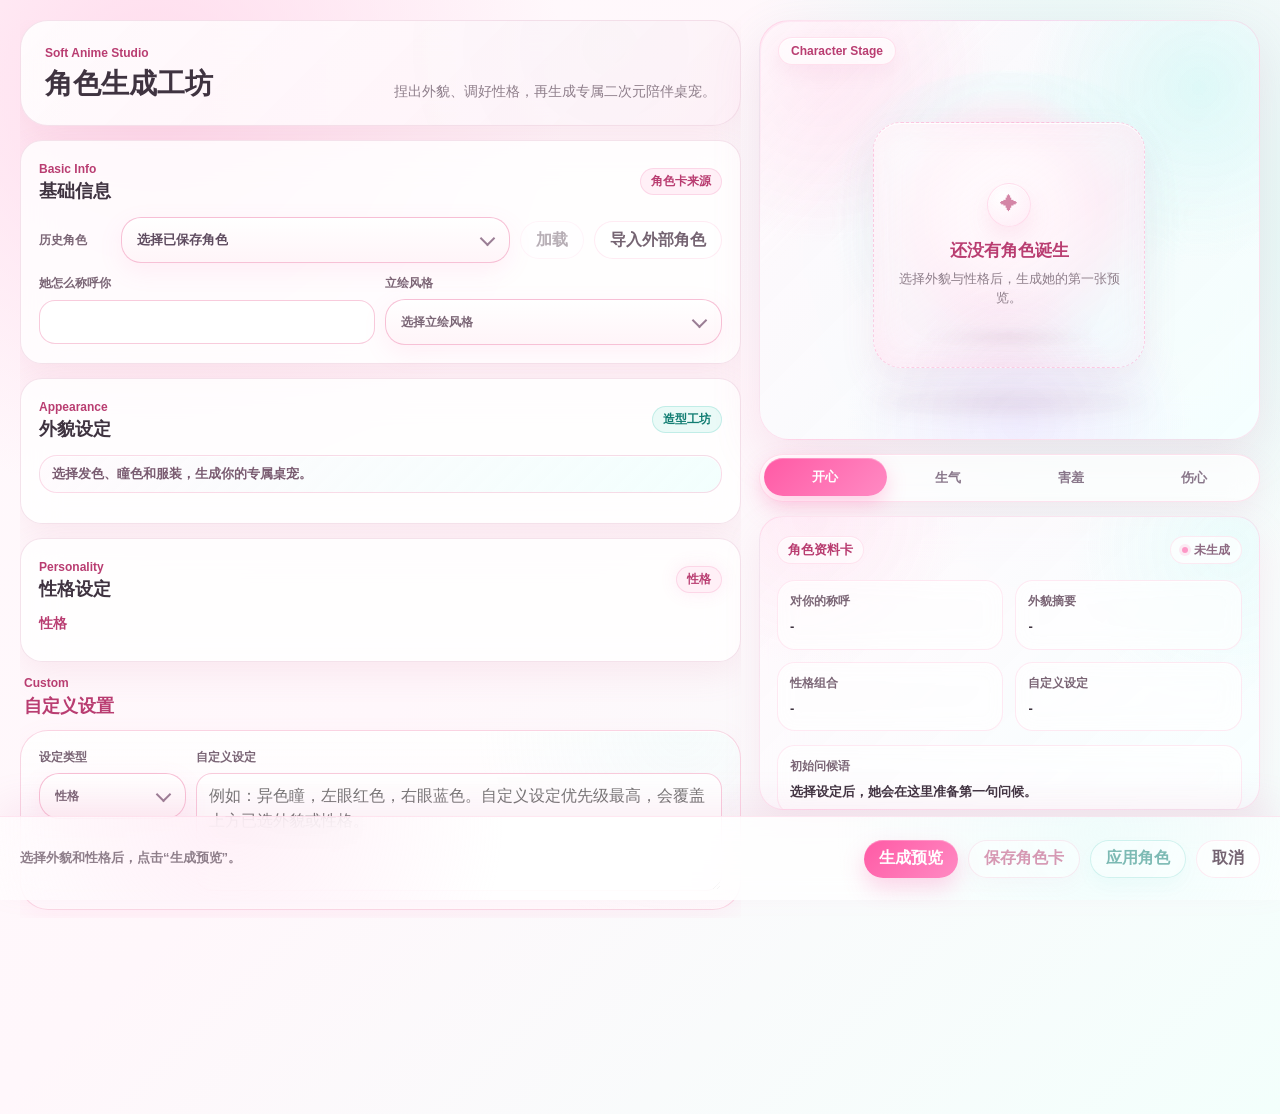
<file: ui/character_workbench.html>
<!doctype html>
<html lang="zh-CN">
<head>
  <meta charset="utf-8">
  <meta name="viewport" content="width=device-width, initial-scale=1">
  <title>角色生成工坊</title>
  <link rel="stylesheet" href="./character_workbench.css">
  <script src="qrc:///qtwebchannel/qwebchannel.js"></script>
</head>
<body>
  <main class="character-workbench">
    <section class="control-pane">
      <header class="workbench-hero">
        <div>
          <span class="kicker">Soft Anime Studio</span>
          <h1>角色生成工坊</h1>
        </div>
        <p>捏出外貌、调好性格，再生成专属二次元陪伴桌宠。</p>
      </header>

      <section class="panel-card basic-panel">
        <div class="panel-heading">
          <div>
            <span class="panel-eyebrow">Basic Info</span>
            <h2>基础信息</h2>
          </div>
          <span class="soft-badge">角色卡来源</span>
        </div>

        <div class="history-bar">
          <label for="historySelect">历史角色</label>
          <div class="select-shell history-select-shell">
            <select id="historySelect"></select>
            <button id="historySelectButton" type="button" class="custom-select-button" aria-haspopup="listbox" aria-expanded="false" aria-controls="historySelectMenu">
              <span>选择已保存角色</span>
            </button>
            <div id="historySelectMenu" class="custom-select-menu" role="listbox" hidden></div>
          </div>
          <button id="loadHistoryButton" type="button" class="ghost-button" disabled>加载</button>
          <button id="importExternalButton" type="button" class="ghost-button">导入外部角色</button>
        </div>

        <div class="setup-grid">
          <label class="field-card" for="userName">
            <span>她怎么称呼你</span>
            <input id="userName" type="text" autocomplete="off">
          </label>

          <label class="field-card" for="styleSelect">
            <span>立绘风格</span>
            <div class="select-shell">
              <select id="styleSelect"></select>
              <button id="styleSelectButton" type="button" class="custom-select-button" aria-haspopup="listbox" aria-expanded="false" aria-controls="styleSelectMenu">
                <span>选择立绘风格</span>
              </button>
              <div id="styleSelectMenu" class="custom-select-menu" role="listbox" hidden></div>
            </div>
          </label>
        </div>
      </section>

      <section class="panel-card appearance-panel">
        <div class="panel-heading">
          <div>
            <span class="panel-eyebrow">Appearance</span>
            <h2>外貌设定</h2>
          </div>
          <span class="soft-badge mint">造型工坊</span>
        </div>
        <div id="appearanceSummary" class="appearance-summary">选择发色、瞳色和服装，生成你的专属桌宠。</div>
        <div id="appearanceTraits" class="appearance-stack"></div>
      </section>

      <section class="panel-card personality-panel">
        <div class="panel-heading">
          <div>
            <span class="panel-eyebrow">Personality</span>
            <h2>性格设定</h2>
          </div>
          <span class="soft-badge rose">性格</span>
        </div>
        <div class="personality-section">
          <h3>性格</h3>
          <div id="personalityCore" class="personality-grid"></div>
          <div id="personalityAvailable" class="personality-grid"></div>
        </div>
        <div id="personalityTraits" hidden></div>
      </section>

      <section id="advancedPanel" class="custom-settings-page">
        <header class="custom-settings-header">
          <span class="panel-eyebrow">Custom</span>
          <h2>自定义设置</h2>
        </header>

        <div id="customAttributes" class="custom-attributes direct-custom-setting custom-settings-form-card">
          <label class="field-card">
            <span>设定类型</span>
            <div class="select-shell">
              <select id="customAttributeCategory">
                <option value="personality">性格</option>
                <option value="appearance">外貌</option>
                <option value="worldview">世界观</option>
                <option value="other">其他</option>
              </select>
              <button id="customAttributeCategoryButton" type="button" class="custom-select-button" aria-haspopup="listbox" aria-expanded="false" aria-controls="customAttributeCategoryMenu">
                <span>性格</span>
              </button>
              <div id="customAttributeCategoryMenu" class="custom-select-menu" role="listbox" hidden></div>
            </div>
          </label>
          <label class="field-card custom-setting-text">
            <span>自定义设定</span>
            <textarea id="customAttributeText" placeholder="例如：异色瞳，左眼红色，右眼蓝色。自定义设定优先级最高，会覆盖上方已选外貌或性格。"></textarea>
          </label>
        </div>
      </section>
    </section>

    <aside class="preview-pane">
      <section class="preview-stage">
        <div class="stage-label">Character Stage</div>
        <div class="stage-glow"></div>
        <div class="character-stage-content">
          <div id="imagePlaceholder" class="image-placeholder">
            <strong>还没有角色诞生</strong>
            <span>选择外貌与性格后，生成她的第一张预览。</span>
          </div>
          <img id="previewImage" alt="角色预览图" hidden>
        </div>
        <div class="stage-floor"></div>
      </section>

      <div id="emotionTabs" class="emotion-tabs" aria-label="情感预览">
        <button type="button" class="emotion-tab is-active" data-emotion="happy">开心</button>
        <button type="button" class="emotion-tab" data-emotion="angry">生气</button>
        <button type="button" class="emotion-tab" data-emotion="shy">害羞</button>
        <button type="button" class="emotion-tab" data-emotion="sad">伤心</button>
      </div>

      <section class="profile-card">
        <div class="profile-card-header">
          <span>角色资料卡</span>
          <strong id="characterName">未生成</strong>
        </div>
        <div class="profile-info-grid">
          <div class="profile-item">
            <span>对你的称呼</span>
            <strong id="profileNickname">-</strong>
          </div>
          <div class="profile-item">
            <span>外貌摘要</span>
            <strong id="profileAppearance">-</strong>
          </div>
          <div class="profile-item">
            <span>性格组合</span>
            <strong id="profilePersonality">-</strong>
          </div>
          <div class="profile-item">
            <span>自定义设定</span>
            <strong id="profileCustomAttributes">-</strong>
          </div>
        </div>
        <div class="profile-story">
          <span>初始问候语</span>
          <p id="characterGreeting">选择设定后，她会在这里准备第一句问候。</p>
        </div>
        <div class="profile-story">
          <span>人设描述</span>
          <p id="characterPersona">生成后这里会显示完整角色人设。</p>
        </div>
      </section>
    </aside>
  </main>

  <footer class="action-bar">
    <p id="statusText">选择外貌和性格后，点击“生成预览”。</p>
    <div class="actions">
      <button id="generateButton" type="button" class="primary-action">生成预览</button>
      <button id="saveCardButton" type="button" class="secondary-action" disabled>保存角色卡</button>
      <button id="applyButton" type="button" class="apply-action" disabled>应用角色</button>
      <button id="cancelButton" type="button" class="ghost-button">取消</button>
    </div>
  </footer>

  <script src="./character_workbench.js"></script>
</body>
</html>
</file>
<file: ui/character_workbench.css>
:root {
  --bg: #fff7fb;
  --panel: #ffffffcc;
  --panel-solid: #ffffff;
  --primary: #ec5f9a;
  --primary-deep: #b93d71;
  --primary-soft: #fff0f7;
  --secondary: #20b8a6;
  --secondary-deep: #117d72;
  --secondary-soft: #eafaf7;
  --text: #3f3340;
  --muted: #8f7f8b;
  --border: #f0d7e4;
  --border-soft: rgba(240, 215, 228, 0.72);
  --shadow: 0 12px 32px rgba(214, 120, 160, 0.12);
  --shadow-hover: 0 16px 36px rgba(214, 120, 160, 0.18);
  --radius-lg: 22px;
  --radius-md: 14px;
  --radius-sm: 10px;
  color: var(--text);
  font-family: -apple-system, BlinkMacSystemFont, "Segoe UI", "PingFang SC", "Microsoft YaHei", sans-serif;
}

* {
  box-sizing: border-box;
}

[hidden] {
  display: none !important;
}

body {
  min-height: 100vh;
  margin: 0;
  background:
    radial-gradient(circle at 12% 8%, rgba(255, 211, 232, 0.78), transparent 27%),
    radial-gradient(circle at 86% 18%, rgba(207, 249, 241, 0.82), transparent 28%),
    linear-gradient(135deg, #fff9fc 0%, var(--bg) 46%, #f3fffc 100%);
  color: var(--text);
}

button,
input,
select,
textarea {
  font: inherit;
}

button {
  transition: transform 140ms ease, box-shadow 140ms ease, background 140ms ease, border-color 140ms ease, opacity 140ms ease;
}

button:not(:disabled) {
  cursor: pointer;
}

button:not(:disabled):active {
  transform: translateY(1px);
}

input,
select,
textarea {
  width: 100%;
  border: 1px solid rgba(246, 183, 207, 0.72);
  border-radius: 16px;
  background: rgba(255, 255, 255, 0.9);
  color: #5f4c60;
  outline: none;
}

input,
select {
  height: 44px;
  padding: 0 14px;
}

select {
  appearance: none;
  background:
    linear-gradient(45deg, transparent 50%, #9b7e95 50%) calc(100% - 18px) 19px / 6px 6px no-repeat,
    linear-gradient(135deg, #9b7e95 50%, transparent 50%) calc(100% - 13px) 19px / 6px 6px no-repeat,
    linear-gradient(180deg, rgba(255, 255, 255, 0.95), rgba(255, 244, 248, 0.95));
  box-shadow:
    inset 0 1px 0 rgba(255, 255, 255, 0.82),
    0 8px 24px rgba(255, 120, 181, 0.1);
  padding-right: 36px;
}

select option {
  background: #fff4f8;
  color: #5f4c60;
  padding: 10px 12px;
}

textarea {
  min-height: 92px;
  resize: vertical;
  padding: 10px 12px;
  line-height: 1.55;
}

input:focus,
select:focus,
textarea:focus {
  border-color: rgba(255, 120, 181, 0.62);
  box-shadow:
    0 0 0 4px rgba(255, 120, 181, 0.12),
    0 8px 24px rgba(255, 120, 181, 0.1);
}

.character-workbench {
  display: grid;
  grid-template-columns: minmax(560px, 1.18fr) minmax(360px, 0.82fr);
  gap: 18px;
  min-height: calc(100vh - 84px);
  padding: 20px 20px 112px;
}

.control-pane,
.preview-pane {
  min-width: 0;
}

.control-pane {
  display: flex;
  flex-direction: column;
  gap: 14px;
  padding-bottom: 8px;
  overflow: auto;
}

.preview-pane {
  --emotion-tabs-height: 46px;
  position: sticky;
  top: 16px;
  align-self: start;
  display: grid;
  grid-template-rows: minmax(420px, 1fr) auto auto;
  gap: 14px;
  max-height: calc(100vh - 110px);
}

.workbench-hero,
.panel-card,
.custom-settings-form-card,
.preview-stage,
.profile-card,
.action-bar {
  border: 1px solid var(--border-soft);
  background: var(--panel);
  box-shadow: var(--shadow);
  backdrop-filter: blur(18px);
}

.workbench-hero {
  display: flex;
  align-items: end;
  justify-content: space-between;
  gap: 18px;
  border-radius: 28px;
  padding: 22px 24px;
  background:
    linear-gradient(135deg, rgba(255, 255, 255, 0.86), rgba(255, 240, 247, 0.9)),
    radial-gradient(circle at 82% 26%, rgba(32, 184, 166, 0.14), transparent 38%);
}

.kicker,
.panel-eyebrow {
  display: inline-flex;
  align-items: center;
  color: var(--primary-deep);
  font-size: 12px;
  font-weight: 850;
  letter-spacing: 0;
}

.workbench-hero h1,
.panel-heading h2,
.custom-settings-header h2 {
  margin: 0;
  color: var(--text);
  letter-spacing: 0;
}

.workbench-hero h1 {
  margin-top: 4px;
  font-size: 28px;
  font-weight: 900;
}

.workbench-hero p {
  max-width: 360px;
  margin: 0;
  color: var(--muted);
  font-size: 14px;
  line-height: 1.55;
  text-align: right;
}

.panel-card {
  border-radius: var(--radius-lg);
  padding: 18px;
}

.panel-heading,
.block-title-row,
.profile-card-header {
  display: flex;
  align-items: center;
  justify-content: space-between;
  gap: 12px;
}

.panel-heading {
  margin-bottom: 14px;
}

.panel-heading h2,
.custom-settings-header h2 {
  margin-top: 2px;
  font-size: 18px;
  font-weight: 900;
}

.soft-badge {
  display: inline-flex;
  align-items: center;
  min-height: 26px;
  border: 1px solid rgba(236, 95, 154, 0.18);
  border-radius: 999px;
  background: var(--primary-soft);
  color: var(--primary-deep);
  padding: 4px 10px;
  font-size: 12px;
  font-weight: 850;
  white-space: nowrap;
}

.soft-badge.mint {
  border-color: rgba(32, 184, 166, 0.2);
  background: var(--secondary-soft);
  color: var(--secondary-deep);
}

.soft-badge.rose {
  box-shadow: 0 0 18px rgba(236, 95, 154, 0.12);
}

.history-bar {
  display: grid;
  grid-template-columns: 72px minmax(0, 1fr) auto auto;
  align-items: center;
  gap: 10px;
  margin-bottom: 12px;
}

.select-shell {
  position: relative;
  min-width: 0;
}

.select-shell select {
  position: absolute;
  width: 1px;
  height: 1px;
  opacity: 0;
  pointer-events: none;
}

.custom-select-button {
  position: relative;
  display: flex;
  align-items: center;
  width: 100%;
  min-height: 46px;
  border: 1px solid rgba(246, 183, 207, 0.85);
  border-radius: 20px;
  background:
    linear-gradient(180deg, rgba(255, 255, 255, 0.95), rgba(255, 244, 248, 0.95));
  color: #5f4c60;
  padding: 0 42px 0 15px;
  text-align: left;
  font-size: 13px;
  font-weight: 850;
  box-shadow:
    inset 0 1px 0 rgba(255, 255, 255, 0.86),
    0 8px 24px rgba(255, 120, 181, 0.1);
  outline: none;
  -webkit-tap-highlight-color: transparent;
}

.custom-select-button:focus,
.custom-select-button:focus-visible {
  outline: none;
}

.custom-select-button:focus-visible {
  border-color: rgba(249, 168, 212, 0.9);
  box-shadow:
    inset 0 1px 0 rgba(255, 255, 255, 0.88),
    0 0 0 2px rgba(249, 168, 212, 0.6),
    0 0 18px rgba(244, 114, 182, 0.25);
}

.custom-select-button::after {
  position: absolute;
  right: 16px;
  width: 9px;
  height: 9px;
  border-right: 2px solid #9b7e95;
  border-bottom: 2px solid #9b7e95;
  content: "";
  transform: translateY(-2px) rotate(45deg);
  transition: transform 140ms ease;
}

.custom-select-button[aria-expanded="true"] {
  border-color: rgba(255, 120, 181, 0.62);
  box-shadow:
    0 0 0 4px rgba(255, 120, 181, 0.12),
    0 12px 28px rgba(255, 120, 181, 0.14);
}

.custom-select-button[aria-expanded="true"]::after {
  transform: translateY(2px) rotate(225deg);
}

.custom-select-button span {
  overflow: hidden;
  text-overflow: ellipsis;
  white-space: nowrap;
}

.custom-select-button.is-disabled {
  cursor: default;
  opacity: 0.58;
}

.custom-select-menu {
  position: fixed;
  top: 0;
  left: 0;
  z-index: 9999;
  display: grid;
  gap: 5px;
  width: 240px;
  max-height: 232px;
  overflow: auto;
  border: 1px solid rgba(251, 207, 232, 0.72);
  border-radius: 20px;
  background:
    radial-gradient(circle at 12% 0%, rgba(255, 205, 230, 0.32), transparent 32%),
    linear-gradient(180deg, rgba(255, 255, 255, 0.9), rgba(255, 241, 247, 0.9));
  padding: 8px;
  box-shadow:
    inset 0 1px 0 rgba(255, 255, 255, 0.82),
    0 16px 48px rgba(244, 114, 182, 0.22);
  backdrop-filter: blur(24px);
}

.custom-select-menu[hidden] {
  display: none;
}

.custom-select-option {
  min-height: 36px;
  border: 1px solid transparent;
  border-radius: 13px;
  background: transparent;
  color: #6b5a6d;
  padding: 8px 10px;
  text-align: left;
  font-size: 13px;
  font-weight: 800;
  outline: none;
}

.custom-select-option:hover,
.custom-select-option:focus-visible {
  border-color: rgba(255, 170, 205, 0.34);
  background: rgba(255, 228, 239, 0.8);
  outline: none;
}

.custom-select-option.is-selected {
  border-color: rgba(255, 128, 184, 0.45);
  background: linear-gradient(90deg, rgba(255, 179, 209, 0.78), rgba(255, 211, 227, 0.82));
  color: #7a2552;
  box-shadow: 0 7px 16px rgba(255, 120, 181, 0.14);
}

.custom-select-menu::-webkit-scrollbar {
  width: 9px;
}

.custom-select-menu::-webkit-scrollbar-track {
  background: rgba(255, 255, 255, 0.42);
  border-radius: 999px;
}

.custom-select-menu::-webkit-scrollbar-thumb {
  border: 2px solid rgba(255, 255, 255, 0.5);
  border-radius: 999px;
  background: rgba(244, 114, 182, 0.32);
}

.history-bar label,
.field-card span,
.profile-item span,
.profile-story span {
  color: #7b6676;
  font-size: 12px;
  font-weight: 850;
}

.setup-grid,
.option-grid {
  display: grid;
  grid-template-columns: repeat(2, minmax(0, 1fr));
  gap: 10px;
}

.field-card {
  display: grid;
  gap: 7px;
  min-width: 0;
}

.appearance-panel {
  --accent: var(--secondary);
  --accent-deep: var(--secondary-deep);
  --accent-soft: var(--secondary-soft);
}

.appearance-summary {
  display: flex;
  align-items: center;
  min-height: 38px;
  margin-bottom: 12px;
  border: 1px solid rgba(246, 183, 207, 0.48);
  border-radius: 18px;
  background:
    linear-gradient(135deg, rgba(255, 250, 253, 0.92), rgba(239, 255, 253, 0.78));
  color: #7a5c71;
  padding: 9px 12px;
  font-size: 13px;
  font-weight: 850;
  line-height: 1.4;
  box-shadow: inset 0 1px 0 rgba(255, 255, 255, 0.76);
}

.appearance-stack {
  display: grid;
  gap: 12px;
}

.appearance-section {
  border: 1px solid rgba(246, 183, 207, 0.46);
  border-radius: 22px;
  background:
    radial-gradient(circle at 88% 4%, rgba(191, 238, 232, 0.28), transparent 30%),
    linear-gradient(180deg, rgba(250, 255, 255, 0.72), rgba(255, 247, 251, 0.92));
  padding: 14px;
  box-shadow: 0 10px 30px rgba(220, 180, 200, 0.08);
}

.appearance-section-header {
  display: flex;
  align-items: center;
  justify-content: space-between;
  gap: 10px;
  margin-bottom: 10px;
}

.appearance-section-title {
  color: #7a2552;
  font-size: 14px;
  font-weight: 900;
}

.appearance-section-meta {
  border: 1px solid rgba(246, 183, 207, 0.32);
  border-radius: 999px;
  background: rgba(255, 255, 255, 0.62);
  color: #9a7a91;
  padding: 4px 9px;
  font-size: 12px;
  font-weight: 850;
  box-shadow: inset 0 1px 0 rgba(255, 255, 255, 0.72);
}

.chip-list {
  display: flex;
  flex-wrap: wrap;
  gap: 9px;
}

.chip {
  position: relative;
  display: inline-flex;
  align-items: center;
  min-height: 34px;
  cursor: pointer;
  user-select: none;
}

.chip input,
.trait-toggle {
  position: absolute;
  opacity: 0;
  pointer-events: none;
}

.chip span {
  position: relative;
  display: inline-flex;
  align-items: center;
  min-height: 36px;
  border: 1px solid rgba(246, 183, 207, 0.85);
  border-radius: 999px;
  background: rgba(255, 255, 255, 0.72);
  color: #6a5667;
  padding: 8px 14px;
  font-size: 13px;
  font-weight: 800;
  line-height: 1.2;
  white-space: nowrap;
  box-shadow:
    inset 0 1px 0 rgba(255, 255, 255, 0.78),
    0 4px 10px rgba(255, 120, 181, 0.06);
  transition: transform 140ms ease, box-shadow 140ms ease, background 140ms ease, border-color 140ms ease, color 140ms ease;
}

.chip:hover span {
  border-color: rgba(255, 128, 184, 0.48);
  background: rgba(255, 239, 245, 0.95);
  box-shadow:
    inset 0 1px 0 rgba(255, 255, 255, 0.82),
    0 8px 16px rgba(255, 120, 181, 0.1);
  transform: translateY(-1px);
}

.chip input:checked + span {
  border-color: rgba(255, 128, 184, 0.65);
  background: linear-gradient(135deg, #ffd0e4, #ffb7d2);
  box-shadow:
    inset 0 1px 0 rgba(255, 255, 255, 0.48),
    0 8px 22px rgba(255, 120, 181, 0.18);
  color: #7a2552;
  font-weight: 900;
}

.chip input:checked + span::after {
  display: inline-grid;
  place-items: center;
  width: 16px;
  height: 16px;
  margin-left: 7px;
  border-radius: 50%;
  background: rgba(255, 255, 255, 0.78);
  color: #d34483;
  content: "✓";
  font-size: 10px;
  font-weight: 950;
  line-height: 1;
  box-shadow: inset 0 1px 0 rgba(255, 255, 255, 0.82);
}

.style-card {
  display: grid;
  gap: 8px;
  width: min(230px, 100%);
  border: 1px solid rgba(246, 183, 207, 0.62);
  border-radius: 20px;
  background:
    linear-gradient(180deg, rgba(255, 255, 255, 0.78), rgba(255, 246, 250, 0.86));
  padding: 12px;
  box-shadow:
    inset 0 1px 0 rgba(255, 255, 255, 0.74),
    0 6px 16px rgba(255, 120, 181, 0.07);
  transition: transform 140ms ease, box-shadow 140ms ease, background 140ms ease, border-color 140ms ease;
}

.style-card:hover {
  border-color: rgba(255, 128, 184, 0.48);
  background:
    linear-gradient(180deg, rgba(255, 255, 255, 0.88), rgba(255, 239, 245, 0.95));
  box-shadow:
    inset 0 1px 0 rgba(255, 255, 255, 0.84),
    0 10px 22px rgba(255, 120, 181, 0.12);
  transform: translateY(-1px);
}

.style-card.is-selected {
  border-color: rgba(255, 128, 184, 0.65);
  background:
    radial-gradient(circle at 100% 0%, rgba(191, 238, 232, 0.22), transparent 34%),
    linear-gradient(135deg, #fff7fb, #ffd7e8);
  box-shadow:
    inset 0 1px 0 rgba(255, 255, 255, 0.72),
    0 10px 24px rgba(255, 120, 181, 0.18);
}

.style-card-head {
  display: grid;
  grid-template-columns: auto 1fr auto;
  align-items: center;
  gap: 8px;
}

.style-name {
  color: #6a5667;
  font-size: 13px;
  font-weight: 900;
}

.style-card.is-selected .style-name {
  color: #7a2552;
}

.style-desc {
  margin: 0;
  color: var(--muted);
  font-size: 12px;
  line-height: 1.45;
}

.style-strength {
  display: grid;
  grid-template-columns: 1fr auto;
  align-items: center;
  gap: 8px;
}

.style-card:not(.is-selected) .style-strength {
  display: none;
}

input[type="range"] {
  height: 18px;
  padding: 0;
  border: 0;
  background: transparent;
  accent-color: var(--primary);
}

.appearance-panel input[type="range"] {
  accent-color: var(--secondary);
}

input[type="range"]::-webkit-slider-runnable-track {
  height: 8px;
  border-radius: 999px;
  background: linear-gradient(90deg, rgba(236, 95, 154, 0.4), rgba(32, 184, 166, 0.36));
}

input[type="range"]::-webkit-slider-thumb {
  width: 18px;
  height: 18px;
  margin-top: -5px;
  border: 3px solid #fff;
  border-radius: 50%;
  background: var(--primary);
  box-shadow: 0 4px 10px rgba(236, 95, 154, 0.28);
  -webkit-appearance: none;
}

input[type="range"] {
  -webkit-appearance: none;
}

.personality-section + .personality-section {
  margin-top: 14px;
}

.personality-section h3 {
  margin: 0 0 10px;
  color: var(--primary-deep);
  font-size: 14px;
  font-weight: 900;
}

.personality-grid {
  display: grid;
  grid-template-columns: repeat(auto-fit, minmax(188px, 1fr));
  gap: 10px;
}

.personality-empty {
  grid-column: 1 / -1;
  border: 1px dashed rgba(236, 95, 154, 0.24);
  border-radius: var(--radius-md);
  background: rgba(255, 240, 247, 0.52);
  color: var(--muted);
  padding: 14px;
  font-size: 13px;
  font-weight: 750;
}

.trait-control {
  position: relative;
  display: block;
  min-width: 0;
  cursor: pointer;
  user-select: none;
}

.trait-body {
  display: grid;
  gap: 9px;
  min-height: 118px;
  border: 1px solid rgba(240, 215, 228, 0.92);
  border-radius: 18px;
  background: rgba(255, 255, 255, 0.9);
  padding: 13px;
  transition: transform 140ms ease, box-shadow 140ms ease, background 140ms ease, border-color 140ms ease;
}

.trait-control:hover .trait-body {
  border-color: rgba(236, 95, 154, 0.38);
  background: rgba(255, 248, 251, 0.96);
  box-shadow: 0 10px 22px rgba(236, 95, 154, 0.1);
  transform: translateY(-1px);
}

.trait-control.is-selected .trait-body {
  border-color: rgba(236, 95, 154, 0.64);
  background: linear-gradient(180deg, #fff8fb, var(--primary-soft));
  box-shadow: 0 10px 26px rgba(236, 95, 154, 0.16), 0 0 0 1px rgba(236, 95, 154, 0.05);
}

.trait-name {
  display: flex;
  align-items: center;
  min-width: 0;
  color: var(--text);
  font-size: 14px;
  font-weight: 900;
}

.trait-name::before {
  display: inline-grid;
  place-items: center;
  flex: 0 0 auto;
  width: 18px;
  height: 18px;
  margin-right: 8px;
  border: 1px solid rgba(236, 95, 154, 0.26);
  border-radius: 7px;
  background: #fff;
  color: #fff;
  content: "✓";
  font-size: 12px;
}

.trait-control.is-selected .trait-name {
  color: var(--primary-deep);
}

.trait-control.is-selected .trait-name::before {
  border-color: var(--primary);
  background: var(--primary);
}

.trait-description,
.trait-quote {
  margin: 0;
  color: var(--muted);
  font-size: 12px;
  line-height: 1.45;
}

.trait-quote {
  color: #9b6d82;
}

.trait-strength {
  display: grid;
  grid-template-columns: auto minmax(70px, 1fr) auto;
  align-items: center;
  gap: 8px;
}

.strength-label,
.trait-strength output,
.style-strength output {
  color: var(--primary-deep);
  font-size: 12px;
  font-weight: 900;
}

.trait-control:not(.is-selected) .trait-strength {
  display: none;
}

.custom-settings-page {
  display: grid;
  gap: 12px;
}

.custom-settings-header {
  display: grid;
  gap: 2px;
  padding: 0 4px;
}

.custom-settings-header h2 {
  color: var(--primary-deep);
}

.toggle-row {
  display: grid;
  grid-template-columns: repeat(2, minmax(0, 1fr));
  gap: 10px;
}

.toggle-card {
  display: flex;
  align-items: center;
  gap: 9px;
  min-height: 40px;
  border: 1px solid var(--border);
  border-radius: 12px;
  background: rgba(255, 255, 255, 0.9);
  color: #5d4d5b;
  padding: 0 12px;
  font-size: 13px;
  font-weight: 850;
}

.toggle-card input {
  width: 17px;
  height: 17px;
  accent-color: var(--primary);
}

.mint-button,
.ghost-button,
.secondary-action,
.apply-action,
.primary-action {
  min-height: 38px;
  border-radius: 999px;
  padding: 0 15px;
  font-weight: 900;
}

.mint-button {
  border: 0;
  background: var(--secondary);
  color: #fff;
  box-shadow: 0 8px 18px rgba(32, 184, 166, 0.18);
}

.mint-button:hover:not(:disabled) {
  background: #18a897;
  box-shadow: 0 10px 22px rgba(32, 184, 166, 0.24);
}

.custom-attributes {
  display: grid;
  gap: 10px;
}

.direct-custom-setting {
  grid-template-columns: minmax(140px, 0.28fr) minmax(0, 1fr);
  align-items: start;
  border-color: rgba(246, 183, 207, 0.56);
  border-radius: 28px;
  background:
    radial-gradient(circle at 92% 0%, rgba(191, 238, 232, 0.14), transparent 30%),
    linear-gradient(180deg, rgba(255, 255, 255, 0.78), rgba(255, 247, 251, 0.88));
  padding: 18px;
  box-shadow:
    inset 0 1px 0 rgba(255, 255, 255, 0.76),
    0 10px 28px rgba(255, 120, 181, 0.08);
}

.custom-setting-text textarea {
  min-height: 118px;
}

.preview-stage {
  --stage-bottom-padding: 30px;
  position: relative;
  display: block;
  min-height: 420px;
  border-radius: 30px;
  border-color: rgba(255, 160, 200, 0.28);
  background:
    radial-gradient(circle at 12% 12%, rgba(255, 196, 226, 0.44), transparent 30%),
    radial-gradient(circle at 88% 16%, rgba(196, 246, 242, 0.5), transparent 31%),
    radial-gradient(circle at 52% 96%, rgba(226, 206, 255, 0.34), transparent 36%),
    linear-gradient(135deg, rgba(255, 246, 251, 0.92), rgba(245, 255, 255, 0.88));
  box-shadow: 0 18px 48px rgba(220, 120, 170, 0.16);
  overflow: hidden;
  isolation: isolate;
}

.preview-stage::before {
  position: absolute;
  inset: 1px;
  border-radius: inherit;
  background:
    linear-gradient(135deg, rgba(255, 255, 255, 0.62), transparent 28%),
    radial-gradient(circle at 50% 44%, rgba(255, 255, 255, 0.34), transparent 44%);
  content: "";
  pointer-events: none;
}

.stage-label {
  position: absolute;
  top: 16px;
  left: 18px;
  z-index: 2;
  border: 1px solid rgba(255, 170, 205, 0.32);
  border-radius: 999px;
  background: rgba(255, 255, 255, 0.66);
  color: var(--primary-deep);
  padding: 6px 12px;
  font-size: 12px;
  font-weight: 900;
  box-shadow:
    inset 0 1px 0 rgba(255, 255, 255, 0.86),
    0 8px 18px rgba(220, 120, 170, 0.1);
  backdrop-filter: blur(12px);
}

.stage-glow {
  position: absolute;
  inset: 12% 9% 18%;
  border-radius: 50%;
  background:
    radial-gradient(circle, rgba(255, 255, 255, 0.86) 0 18%, rgba(255, 194, 223, 0.3) 36%, rgba(204, 248, 246, 0.18) 52%, rgba(255, 255, 255, 0) 72%);
  filter: blur(1px);
}

.stage-floor {
  position: absolute;
  bottom: 22px;
  left: 50%;
  z-index: 1;
  width: min(280px, 62%);
  height: 28px;
  border-radius: 50%;
  background: radial-gradient(ellipse at center, rgba(157, 104, 136, 0.18), rgba(157, 104, 136, 0));
  filter: blur(9px);
  transform: translateX(-50%);
  pointer-events: none;
}

.character-stage-content {
  position: relative;
  z-index: 2;
  display: flex;
  align-items: flex-end;
  justify-content: center;
  width: 100%;
  height: calc(100% - var(--stage-reserved-tabs-space, 0px));
  min-height: inherit;
  padding: 58px 22px var(--stage-bottom-padding);
}

.image-placeholder {
  position: relative;
  z-index: 2;
  align-self: center;
  display: grid;
  align-content: center;
  gap: 8px;
  place-items: center;
  width: min(272px, 76%);
  min-height: 246px;
  border: 1px dashed rgba(255, 130, 185, 0.38);
  border-radius: 28px;
  background:
    radial-gradient(circle at 50% 108%, rgba(255, 166, 209, 0.22), transparent 36%),
    linear-gradient(145deg, rgba(255, 255, 255, 0.78), rgba(255, 240, 248, 0.64) 54%, rgba(239, 255, 255, 0.58));
  color: var(--text);
  padding: 28px 24px;
  text-align: center;
  box-shadow:
    inset 0 1px 0 rgba(255, 255, 255, 0.92),
    inset 0 0 34px rgba(255, 189, 222, 0.2),
    0 16px 34px rgba(180, 105, 145, 0.1);
  backdrop-filter: blur(12px);
}

.image-placeholder::before {
  display: grid;
  place-items: center;
  width: 42px;
  height: 42px;
  margin-bottom: 4px;
  border: 1px solid rgba(255, 170, 205, 0.3);
  border-radius: 50%;
  background:
    radial-gradient(circle at 36% 30%, rgba(255, 255, 255, 0.96), rgba(255, 232, 244, 0.78));
  color: rgba(185, 61, 113, 0.62);
  content: "✦";
  font-size: 18px;
  box-shadow:
    inset 0 1px 0 rgba(255, 255, 255, 0.92),
    0 10px 22px rgba(236, 95, 154, 0.12);
}

.image-placeholder::after {
  position: absolute;
  right: 18%;
  bottom: 22px;
  left: 18%;
  height: 16px;
  border-radius: 50%;
  background: radial-gradient(ellipse at center, rgba(145, 95, 124, 0.13), transparent 70%);
  content: "";
  filter: blur(5px);
  pointer-events: none;
}

.image-placeholder strong {
  color: var(--primary-deep);
  font-size: 17px;
  font-weight: 950;
}

.image-placeholder span {
  color: var(--muted);
  font-size: 12.5px;
  line-height: 1.5;
}

#previewImage {
  z-index: 2;
  display: block;
  align-self: flex-end;
  width: auto;
  height: auto;
  max-width: min(42vw, 420px, 92%);
  max-height: 100%;
  object-fit: contain;
  object-position: bottom center;
  filter: drop-shadow(0 18px 20px rgba(130, 83, 105, 0.12));
}

.emotion-tabs {
  display: grid;
  grid-template-columns: repeat(4, minmax(0, 1fr));
  gap: 0;
  align-items: center;
  min-height: 46px;
  border: 1px solid rgba(255, 170, 205, 0.32);
  border-radius: 999px;
  background: rgba(255, 255, 255, 0.72);
  padding: 4px;
  box-shadow:
    inset 0 1px 0 rgba(255, 255, 255, 0.75),
    0 10px 28px rgba(230, 120, 170, 0.12);
  backdrop-filter: blur(14px);
}

.emotion-tab {
  min-width: 0;
  height: 38px;
  border: 0;
  border-radius: 999px;
  background: transparent;
  color: #89778a;
  font-size: 13px;
  font-weight: 850;
}

.emotion-tab:hover:not(:disabled) {
  background: rgba(255, 237, 247, 0.74);
  color: var(--primary-deep);
}

.emotion-tab.is-active {
  background: linear-gradient(135deg, #ff5aa5, #ff8ac3);
  color: #fff;
  box-shadow:
    inset 0 1px 0 rgba(255, 255, 255, 0.28),
    0 8px 20px rgba(255, 90, 165, 0.28);
  transform: translateY(-1px);
}

.emotion-tab.is-missing:not(.is-active) {
  color: rgba(137, 119, 138, 0.5);
}

.profile-card {
  display: grid;
  gap: 14px;
  border-color: rgba(255, 160, 200, 0.26);
  border-radius: 24px;
  background:
    radial-gradient(circle at 10% 0%, rgba(255, 205, 230, 0.3), transparent 28%),
    radial-gradient(circle at 94% 10%, rgba(205, 250, 246, 0.32), transparent 30%),
    linear-gradient(135deg, rgba(255, 248, 252, 0.88), rgba(247, 255, 255, 0.82));
  padding: 17px;
  box-shadow: 0 14px 36px rgba(220, 120, 170, 0.13);
  overflow: auto;
}

.profile-card-header {
  min-height: 32px;
}

.profile-card-header span {
  display: inline-flex;
  align-items: center;
  min-height: 28px;
  border: 1px solid rgba(255, 170, 205, 0.28);
  border-radius: 999px;
  background: rgba(255, 255, 255, 0.58);
  color: var(--primary-deep);
  padding: 4px 10px;
  font-size: 13px;
  font-weight: 900;
  box-shadow: inset 0 1px 0 rgba(255, 255, 255, 0.78);
}

.profile-card-header strong {
  display: inline-flex;
  align-items: center;
  gap: 6px;
  max-width: 48%;
  min-height: 28px;
  border: 1px solid rgba(255, 170, 205, 0.24);
  border-radius: 999px;
  background: rgba(255, 255, 255, 0.7);
  color: #8d6a82;
  padding: 4px 11px;
  font-size: 12px;
  font-weight: 900;
  line-height: 1.2;
  overflow: hidden;
  text-overflow: ellipsis;
  white-space: nowrap;
}

.profile-card-header strong::before {
  flex: 0 0 auto;
  width: 6px;
  height: 6px;
  border-radius: 50%;
  background: rgba(255, 90, 165, 0.62);
  box-shadow: 0 0 0 3px rgba(255, 90, 165, 0.12);
  content: "";
}

.profile-info-grid {
  display: grid;
  grid-template-columns: repeat(2, minmax(0, 1fr));
  gap: 12px;
}

.profile-item,
.profile-story {
  display: grid;
  gap: 7px;
  border: 1px solid rgba(255, 170, 205, 0.25);
  border-radius: 18px;
  background: rgba(255, 255, 255, 0.68);
  padding: 12px;
  box-shadow: inset 0 1px 0 rgba(255, 255, 255, 0.72);
  backdrop-filter: blur(10px);
}

.profile-item strong,
.profile-story p {
  margin: 0;
  color: var(--text);
  font-size: 13px;
  font-weight: 800;
  line-height: 1.5;
}

.profile-story p {
  font-weight: 650;
}

.action-bar {
  position: sticky;
  bottom: 0;
  z-index: 5;
  display: flex;
  align-items: center;
  justify-content: space-between;
  gap: 16px;
  min-height: 84px;
  border-width: 1px 0 0;
  border-color: rgba(255, 170, 205, 0.28);
  background:
    radial-gradient(circle at 18% 0%, rgba(255, 205, 230, 0.28), transparent 26%),
    radial-gradient(circle at 86% 18%, rgba(205, 250, 246, 0.28), transparent 24%),
    rgba(255, 255, 255, 0.76);
  padding: 14px 20px;
  box-shadow: 0 -14px 34px rgba(220, 120, 170, 0.11);
}

#statusText {
  margin: 0;
  color: var(--muted);
  font-size: 13px;
  font-weight: 750;
  line-height: 1.45;
}

.actions {
  display: flex;
  flex-wrap: wrap;
  justify-content: flex-end;
  gap: 10px;
}

.primary-action {
  border: 0;
  background: linear-gradient(135deg, #ff5aa5, #ff8ac3);
  color: #fff;
  box-shadow:
    inset 0 1px 0 rgba(255, 255, 255, 0.26),
    0 10px 22px rgba(255, 90, 165, 0.26);
}

.primary-action:hover:not(:disabled) {
  box-shadow:
    inset 0 1px 0 rgba(255, 255, 255, 0.3),
    0 13px 28px rgba(255, 90, 165, 0.32);
  transform: translateY(-1px);
}

.secondary-action {
  border: 1px solid rgba(236, 95, 154, 0.24);
  background: rgba(255, 255, 255, 0.72);
  color: var(--primary-deep);
  box-shadow:
    inset 0 1px 0 rgba(255, 255, 255, 0.78),
    0 8px 18px rgba(220, 120, 170, 0.08);
}

.apply-action {
  border: 1px solid rgba(32, 184, 166, 0.34);
  background: rgba(255, 255, 255, 0.62);
  color: var(--secondary-deep);
  box-shadow:
    inset 0 1px 0 rgba(255, 255, 255, 0.76),
    0 8px 18px rgba(32, 184, 166, 0.08);
}

.apply-action:not(:disabled) {
  background: linear-gradient(135deg, rgba(255, 255, 255, 0.82), rgba(235, 255, 252, 0.72));
  color: var(--secondary-deep);
  box-shadow:
    inset 0 1px 0 rgba(255, 255, 255, 0.78),
    0 8px 18px rgba(32, 184, 166, 0.14);
}

.ghost-button {
  border: 1px solid rgba(255, 170, 205, 0.24);
  background: rgba(255, 255, 255, 0.62);
  color: #756472;
  box-shadow: inset 0 1px 0 rgba(255, 255, 255, 0.72);
}

button:disabled,
input:disabled,
select:disabled,
textarea:disabled {
  cursor: default;
  opacity: 0.52;
}

@media (max-width: 980px) {
  .character-workbench {
    grid-template-columns: 1fr;
  }

  .preview-pane {
    position: static;
    max-height: none;
  }

  #previewImage {
    max-width: min(72vw, 420px, 92%);
  }

  .workbench-hero {
    align-items: start;
    flex-direction: column;
  }

  .workbench-hero p {
    text-align: left;
  }
}

@media (max-width: 640px) {
  .character-workbench {
    padding: 12px 12px 104px;
  }

  .preview-stage {
    min-height: 380px;
  }

  .character-stage-content {
    padding: 54px 16px 28px;
  }

  .setup-grid,
  .option-grid,
  .profile-info-grid,
  .toggle-row {
    grid-template-columns: 1fr;
  }

  .history-bar {
    grid-template-columns: 1fr;
  }

  .direct-custom-setting {
    grid-template-columns: 1fr;
  }

  .action-bar {
    align-items: stretch;
    flex-direction: column;
  }

  .actions {
    justify-content: stretch;
  }

  .actions button {
    flex: 1 1 132px;
  }
}
</file>
